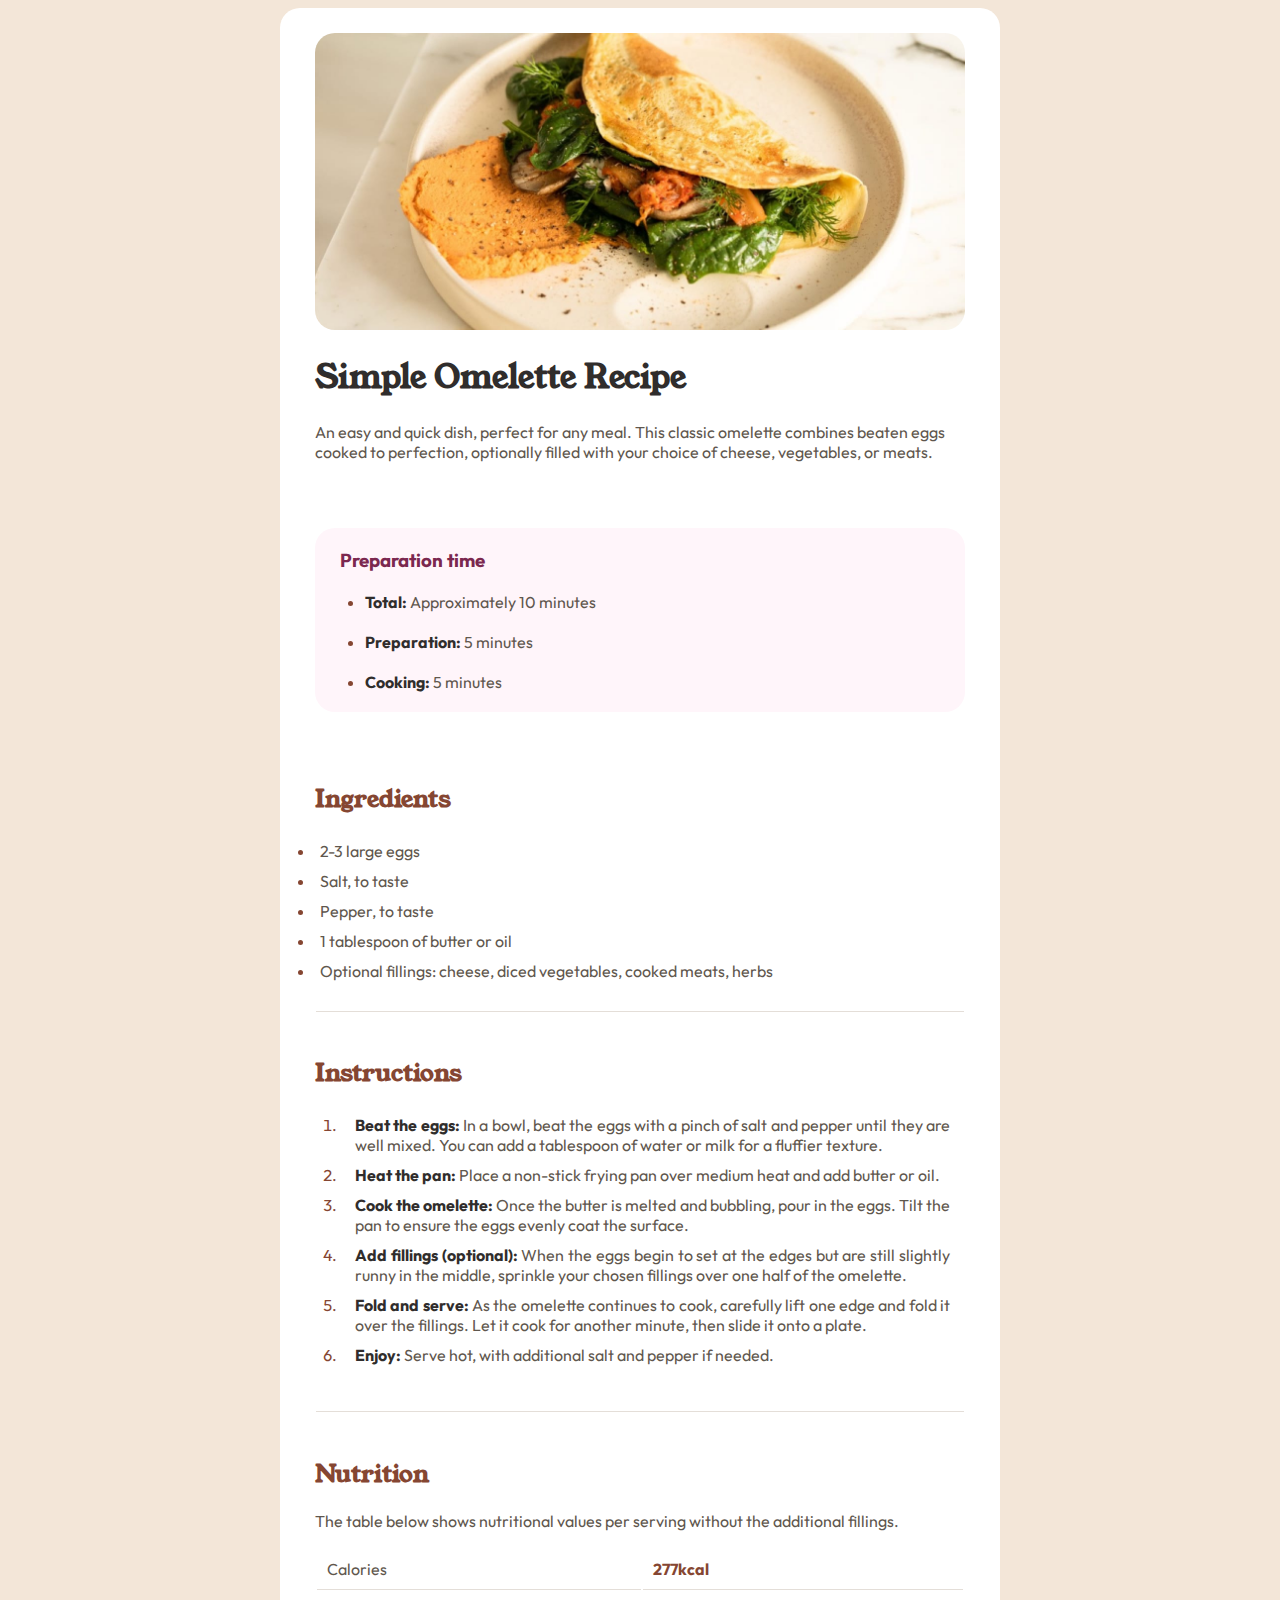
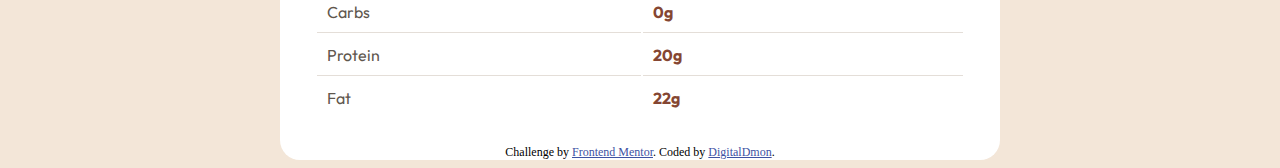
<file: index.html>
<!DOCTYPE html>
<html lang="en">

<head>
  <meta charset="UTF-8">
  <meta name="viewport" content="width=device-width, initial-scale=1.0">
  <!-- displays site properly based on user's device -->

  <link rel="icon" type="image/png" sizes="32x32" href="./recipe-page-main/assets/images/favicon-32x32.png">
  <link rel="stylesheet" href="./styles.css">
  <title>Frontend Mentor | Recipe page</title>

  <!-- Feel free to remove these styles or customise in your own stylesheet 👍 -->
  <style>

  </style>
</head>

<body>
  <div class="container">
    <div class="box-image">
      <img src="./recipe-page-main/assets/images/image-omelette.jpeg" alt="Omelette Image">
    </div>
    <div class="box-description">
      <h1>Simple Omelette Recipe</h1>
      <p>An easy and quick dish, perfect for any meal. This classic omelette combines beaten eggs cooked to perfection,
        optionally filled with your choice of cheese, vegetables, or meats.</p>
    </div>
    <div class="box-preparation">
      <div>
        <h3>Preparation time</h3>
        <ul>
          <li><b>Total:</b> Approximately 10 minutes</li>
          <li><b>Preparation:</b> 5 minutes</li>
          <li><b>Cooking:</b> 5 minutes</li>
        </ul>
      </div>
    </div>
    <div class="box-ingredients">
      <h2>Ingredients</h2>
      <li>2-3 large eggs</li>
      <li>Salt, to taste</li>
      <li>Pepper, to taste</li>
      <li>1 tablespoon of butter or oil</li>
      <li>Optional fillings: cheese, diced vegetables, cooked meats, herbs</li>
    </div>
    <hr>
    <div class="box-instructions">
      <h2>Instructions</h2>
      <ol>
        <li><b>Beat the eggs:</b> In a bowl, beat the eggs with a pinch of salt and pepper until they are well mixed.
          You can add a tablespoon of water or milk for a fluffier texture.</li>
        <li><b>Heat the pan:</b> Place a non-stick frying pan over medium heat and add butter or oil.</li>
        <li><b>Cook the omelette:</b> Once the butter is melted and bubbling, pour in the eggs. Tilt the pan to ensure
          the eggs evenly coat the surface.</li>
        <li><b>Add fillings (optional):</b> When the eggs begin to set at the edges but are still slightly runny in the
          middle, sprinkle your chosen fillings over one half of the omelette.</li>
        <li><b>Fold and serve:</b> As the omelette continues to cook, carefully lift one edge and fold it over the
          fillings. Let it cook for another minute, then slide it onto a plate.</li>
        <li><b>Enjoy:</b> Serve hot, with additional salt and pepper if needed.</li>
      </ol>
    </div>
    <hr>
    <div class="box-nutritions">
      <h2>Nutrition</h2>
      <p>The table below shows nutritional values per serving without the additional fillings.</p>
      <div class="container-table">
        <table>
          <tr>
            <td class="table-linei">Calories</td>
            <td class="table-lined"><b>277kcal</b></td>
          </tr>
          <tr>
            <td class="table-linei">Carbs</td>
            <td class="table-lined"><b>0g</b></td>
          </tr>
          <tr>
            <td class="table-linei">Protein</td>
            <td class="table-lined"><b>20g</b></td>
          </tr>
          <tr>
            <td class="last-table-linei">Fat</td>
            <td class="last-table-lined"><b>22g</b></td>
          </tr>
        </table>
      </div>
    </div>
    <div class="attribution">
      Challenge by <a href="https://www.frontendmentor.io?ref=challenge" target="_blank">Frontend Mentor</a>.
      Coded by <a href="https://github.com/DigitalDmon">DigitalDmon</a>.
    </div>
  </div>

</body>

</html>
</file>
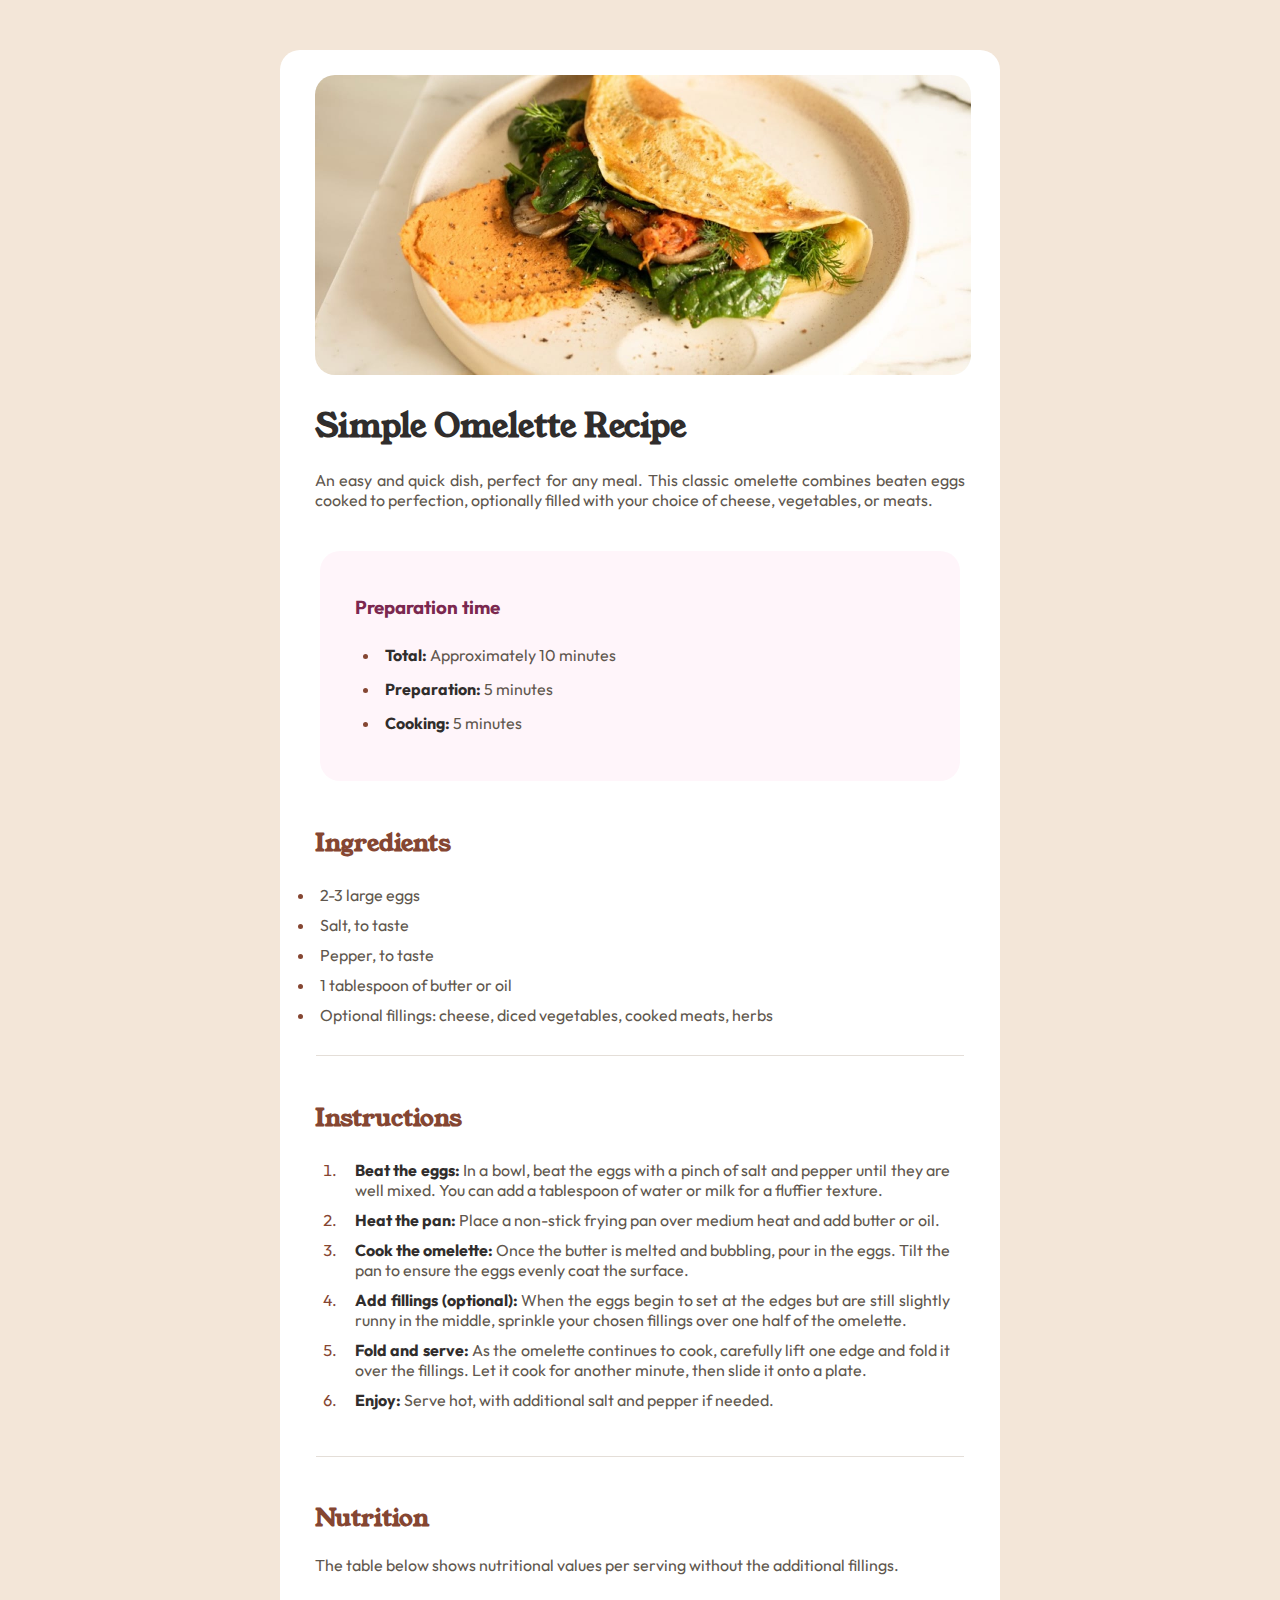
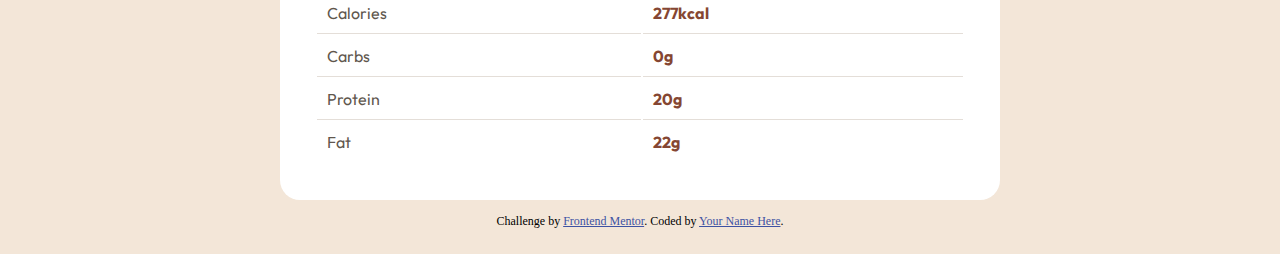
<file: recipe-page-main/index.html>
<!DOCTYPE html>
<html lang="en">

<head>
  <meta charset="UTF-8">
  <meta name="viewport" content="width=device-width, initial-scale=1.0">
  <!-- displays site properly based on user's device -->

  <link rel="icon" type="image/png" sizes="32x32" href="/recipe-page-main/assets/images/favicon-32x32.png">
  <link rel="stylesheet" href="/recipe-page-main/styles.css">
  <title>Frontend Mentor | Recipe page</title>

  <!-- Feel free to remove these styles or customise in your own stylesheet 👍 -->
  <style>

  </style>
</head>

<body>
  <div class="container">
    <div class="box1">
      <img src="/recipe-page-main/assets/images/image-omelette.jpeg" alt="Omelette Image">
    </div>
    <div class="box2">
      <h1>Simple Omelette Recipe</h1>
      <p>An easy and quick dish, perfect for any meal. This classic omelette combines beaten eggs cooked to perfection, optionally filled with your choice of cheese, vegetables, or meats.</p>
    </div>
    <div class="box3">
      <h3>Preparation time</h3>
      <ul>
        <li><b>Total:</b> Approximately 10 minutes</li>
        <li><b>Preparation:</b> 5 minutes</li>
        <li><b>Cooking:</b> 5 minutes</li>
      </ul>
    </div>
    <div class="box4">
      <h2>Ingredients</h2>
      <li>2-3 large eggs</li>
      <li>Salt, to taste</li>
      <li>Pepper, to taste</li>
      <li>1 tablespoon of butter or oil</li>
      <li>Optional fillings: cheese, diced vegetables, cooked meats, herbs</li>
    </div>
    <hr>
    <div class="box5">
      <h2>Instructions</h2>
      <ol>
        <li><b>Beat the eggs:</b> In a bowl, beat the eggs with a pinch of salt and pepper until they are well mixed. You can add a tablespoon of water or milk for a fluffier texture.</li>
        <li><b>Heat the pan:</b> Place a non-stick frying pan over medium heat and add butter or oil.</li>
        <li><b>Cook the omelette:</b> Once the butter is melted and bubbling, pour in the eggs. Tilt the pan to ensure the eggs evenly coat the surface.</li>
        <li><b>Add fillings (optional):</b> When the eggs begin to set at the edges but are still slightly runny in the middle, sprinkle your chosen fillings over one half of the omelette.</li>
        <li><b>Fold and serve:</b> As the omelette continues to cook, carefully lift one edge and fold it over the fillings. Let it cook for another minute, then slide it onto a plate.</li>
        <li><b>Enjoy:</b> Serve hot, with additional salt and pepper if needed.</li>
      </ol>
    </div>
    <hr>
    <div class="box6">
      <h2>Nutrition</h2>
      <p>The table below shows nutritional values per serving without the additional fillings.</p>
      <div class="container-table">
        <table>
          <tr>
            <td class="table-linei">Calories</td><td class="table-lined"><b>277kcal</b></td>
          </tr>
          <tr>
            <td class="table-linei">Carbs</td><td class="table-lined"><b>0g</b></td>
          </tr>
          <tr>
            <td class="table-linei">Protein</td><td class="table-lined"><b>20g</b></td>
          </tr>
          <tr>
            <td class="last-table-linei">Fat</td><td class="last-table-lined"><b>22g</b></td>
          </tr>
        </table>
      </div>
    </div>
    <div class="attribution">
      Challenge by <a href="https://www.frontendmentor.io?ref=challenge" target="_blank">Frontend Mentor</a>.
      Coded by <a href="#">Your Name Here</a>.
    </div>
  </div>

  
</body>

</html>
</file>
<file: styles.css>
body {
    background-color: hsl(30, 54%, 90%);
}

.container {
    background-color: hsl(0, 0%, 100%);
    border-radius: 20px;
    width:720px;
    height: 100%;
    margin: auto;
}

b {
    color: hsl(24, 5%, 18%);
}

li::marker {
    color: hsl(14, 45%, 36%);
}

hr {
    height: 1px;
    background-color: hsl(30, 18%, 87%);
    border: none;
    width: 90%;
    margin: auto;
}

.box-image, .box-description, .box-preparation, .box-ingredients, .box-instructions, .box-nutritions {
    margin: auto;
    padding: 25px 35px;
}

.container .box-image img {
    display: block;
    width: 100%;
    border-radius: 20px;
}

.container .box-description {
    text-align: left;
    font-size: 16px;
    padding-top: 0;
}

.container .box-description h1 {
    margin-top: 0;
    font-family: young-serif;
    color: hsl(24, 5%, 18%);
}

.container .box-description p {
    font-family: outfit;
    color: hsl(30, 10%, 34%);
}

.container .box-preparation div {
    background-color: hsl(330, 100%, 98%);
    border-radius: 20px;
}

.container .box-preparation h3 {
    margin: 0;
    padding: 20px 25px;
    font-family: outfit;
    color: hsl(332, 51%, 32%);
}

.container .box-preparation ul {
    margin: 0;
    padding-inline-start: 50px;
    font-family: outfit;
    color: hsl(30, 10%, 34%);
}

.container .box-preparation li {
    padding-top: -10px;
    padding-bottom: 20px;
}

.container .box-ingredients h2 {
    font-family: young-serif;
    color: hsl(14, 45%, 36%);
}

.container .box-ingredients li {
    font-family: outfit;
    color: hsl(30, 10%, 34%);
    padding: 5px;
}

.container .box-instructions h2 {
    font-family: young-serif;
    color: hsl(14, 45%, 36%);
}

.container .box-instructions ol {
    color: hsl(30, 10%, 34%);
    text-align: justify;
    padding-inline-start: 25px;
}

.container .box-instructions li {
    font-family: outfit;
    padding: 5px 15px;
}

.container .box-nutritions h2 {
    font-family: young-serif;
    color: hsl(14, 45%, 36%);
}

.container .box-nutritions p {
    font-family: outfit;
    color: hsl(30, 10%, 34%);
}

.container .box-nutritions .container-table table td {
    color: hsl(30, 10%, 34%);
}

.container .box-nutritions .container-table .table-linei,
.container .box-nutritions .container-table .table-lined {
    border-bottom: 1px solid hsl(30, 18%, 87%);
    font-family: outfit;
    padding: 10px;
    width: 100vw;
}

.container .box-nutritions .container-table .last-table-linei,
.container .box-nutritions .container-table .last-table-lined {
    font-family: outfit;
    padding: 10px;
}

.container .box-nutritions .container-table .table-lined b,
.container .box-nutritions .container-table .last-table-lined b {
    color: hsl(14, 45%, 36%);
}

.container .attribution {
    font-size: 12px;
    text-align: center;
}

.container .attribution a {
    color: hsl(228, 45%, 44%);
}

@font-face {
    font-family: young-serif;
    src: url(./recipe-page-main/assets/fonts/young-serif/YoungSerif-Regular.ttf);
}

@font-face {
    font-family: outfit;
    src: url(./recipe-page-main/assets/fonts/outfit/Outfit-VariableFont_wght.ttf);
}



@media screen and (max-width: 720px) {
    * {
        margin: auto;
    }

    .container {
        width: 100%;
        /* margin: 0; */
        border-radius: 0px;
    }

    .container .box-image img {
        padding: 0;
        border-radius: 0px;
    }

    .container .box-description h1 {
        padding-bottom: 20px;
    }

    .container .box-preparation div {
        background-color: hsl(330, 100%, 98%);
        border-radius: 20px;
    }

}
</file>
<file: recipe-page-main/styles.css>
body {
    background-color: hsl(30, 54%, 90%);
}

.container {
    background-color: hsl(0, 0%, 100%);
    border-radius: 20px;
    width:720px;
    height: 1750px;
    margin: auto;
    margin-top: 50px;
}

b {
    color: hsl(24, 5%, 18%);
}

li::marker {
    color: hsl(14, 45%, 36%);
}

hr {
    height: 1px;
    background-color: hsl(30, 18%, 87%);
    border: none;
    width: 90%;
    margin: auto;
}

.box1, .box2, .box3, .box4, .box5, .box6 {
    margin: auto;
    padding: 25px 35px;
}

.container .box1 img {
    height: 300px;
    border-radius: 20px;
}

.container .box2 {
    text-align: justify;
    font-size: 16px;
    padding-top: 0;
}

.container .box2 h1 {
    margin-top: 0;
    font-family: young-serif;
    color: hsl(24, 5%, 18%);
}

.container .box2 p {
    font-family: outfit;
    color: hsl(30, 10%, 34%);
}

.container .box3 {
    background-color: hsl(330, 100%, 98%);
    width: 570px;
    border-radius: 20px;
}

.container .box3 h3 {
    font-family: outfit;
    color: hsl(332, 51%, 32%);
}

.container .box3 ul {
    font-family: outfit;
    color: hsl(30, 10%, 34%);
    padding-inline-start: 25px;
}

.container .box3 li {
    padding: 7px 5px;
}

.container .box4 h2 {
    font-family: young-serif;
    color: hsl(14, 45%, 36%);
}

.container .box4 li {
    font-family: outfit;
    color: hsl(30, 10%, 34%);
    padding: 5px;
}

.container .box5 h2 {
    font-family: young-serif;
    color: hsl(14, 45%, 36%);
}

.container .box5 ol {
    color: hsl(30, 10%, 34%);
    text-align: justify;
    padding-inline-start: 25px;
}

.container .box5 li {
    font-family: outfit;
    padding: 5px 15px;
}

.container .box6 h2 {
    font-family: young-serif;
    color: hsl(14, 45%, 36%);
}

.container .box6 p {
    font-family: outfit;
    color: hsl(30, 10%, 34%);
}

.container .box6 .container-table table td {
    color: hsl(30, 10%, 34%);
}

.container .box6 .container-table .table-linei,
.container .box6 .container-table .table-lined {
    border-bottom: 1px solid hsl(30, 18%, 87%);
    font-family: outfit;
    padding: 10px;
    width: 100vw;
}

.container .box6 .container-table .last-table-linei,
.container .box6 .container-table .last-table-lined {
    font-family: outfit;
    padding: 10px;
}

.container .box6 .container-table .table-lined b,
.container .box6 .container-table .last-table-lined b {
    color: hsl(14, 45%, 36%);
}

.container .attribution {
    font-size: 12px;
    text-align: center;
    padding: 25px;
}

.container .attribution a {
    color: hsl(228, 45%, 44%);
}

@font-face {
    font-family: young-serif;
    src: url(/recipe-page-main/assets/fonts/young-serif/YoungSerif-Regular.ttf);
}

@font-face {
    font-family: outfit;
    src: url(/recipe-page-main/assets/fonts/outfit/Outfit-VariableFont_wght.ttf);
}

@media screen and (max-width: 500px) {
    * {
        margin: auto;
    }

    .container {
        width: 100%;
        height: 1685px;
        margin: 0;
        border-radius: 0px;
    }

    .container .box1 {
        padding: 0px;
    }

    .container .box1 img {
        width: 100%;
        height: 250px;
        border-radius: 0px;
    }

    .container .box2, .box3, .box4, .box5, .box6 {
        margin: auto;
        padding: 25px 35px;
    }

    .container .box2 h1 {
        padding-bottom: 20px;
    }

    .container .box3 {
        background-color: hsl(330, 100%, 98%);
        width: 350px;
        border-radius: 20px;
    }

}
</file>
